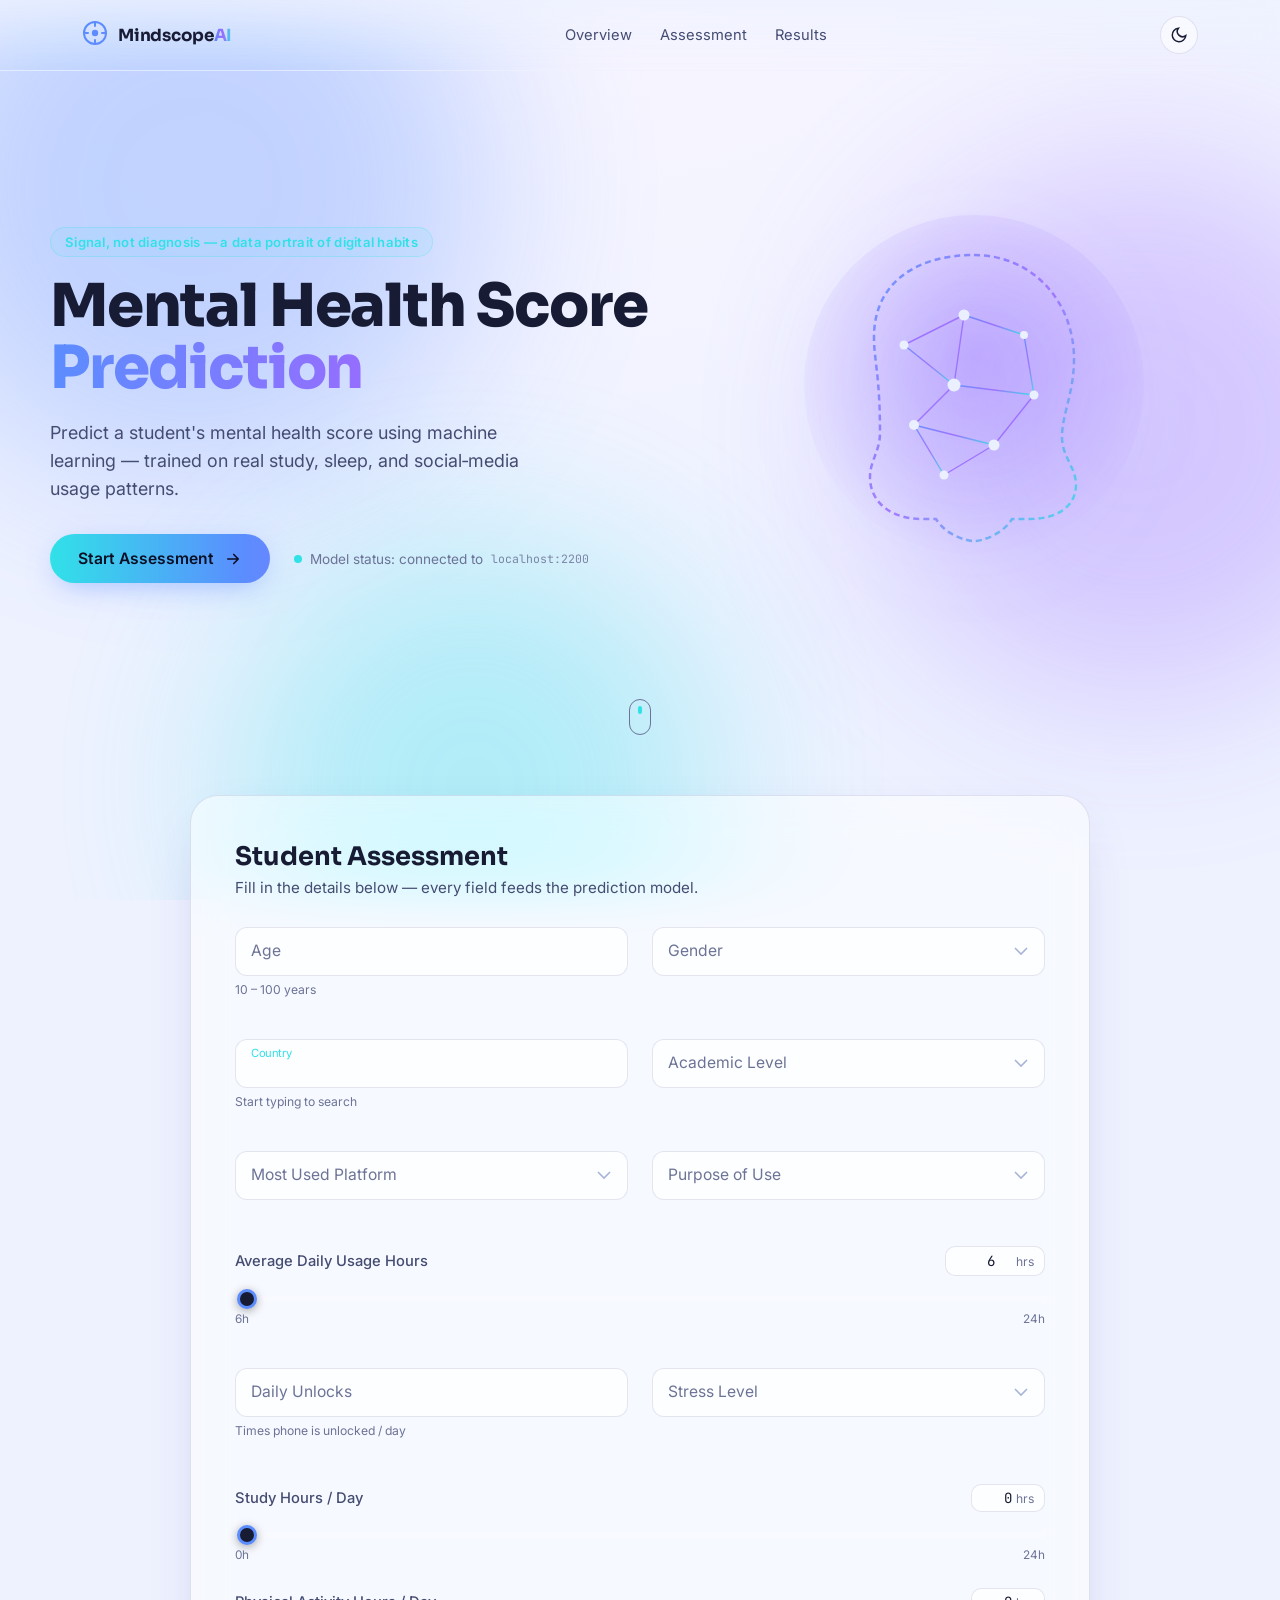
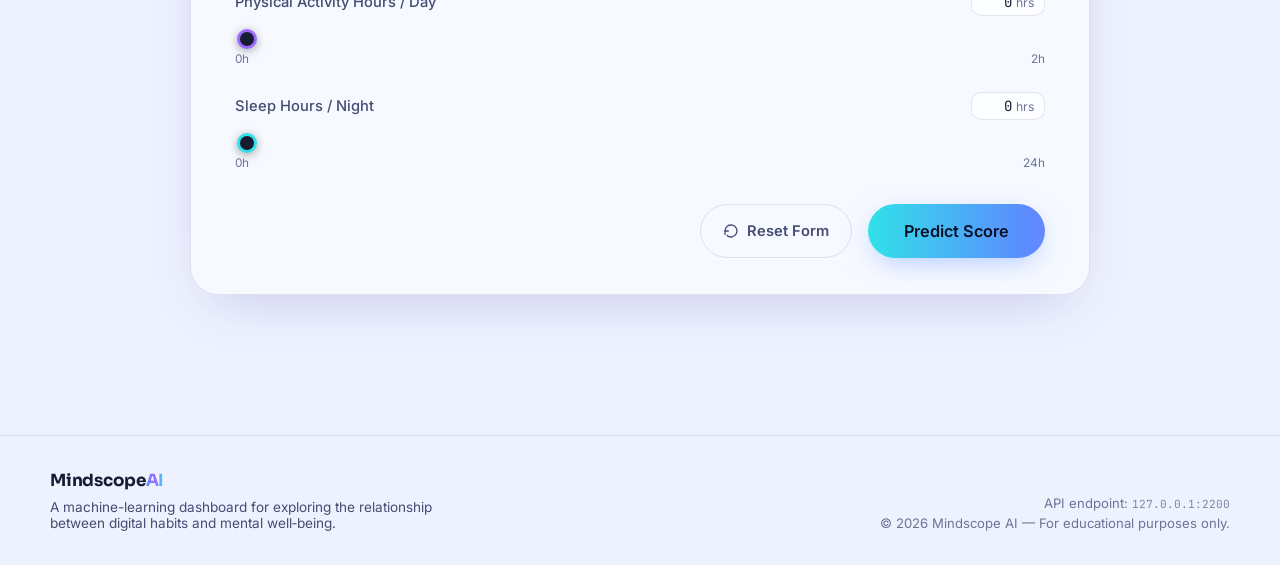
<file: index.html>
<!DOCTYPE html>
<html lang="en">
<head>
<meta charset="UTF-8" />
<meta name="viewport" content="width=device-width, initial-scale=1.0" />
<title>Mental Health Score Prediction | AI Dashboard</title>

<!-- Google Fonts: Sora for display, Inter for body/data -->
<link rel="preconnect" href="https://fonts.googleapis.com" />
<link rel="preconnect" href="https://fonts.gstatic.com" crossorigin />
<link href="https://fonts.googleapis.com/css2?family=Sora:wght@400;600;700;800&family=Inter:wght@400;500;600;700&family=JetBrains+Mono:wght@500&display=swap" rel="stylesheet" />

<link rel="icon" href="data:image/svg+xml,<svg xmlns='http://www.w3.org/2000/svg' viewBox='0 0 100 100'><text y='.9em' font-size='90'>🧠</text></svg>" />
<link rel="stylesheet" href="style.css" />
</head>
<body class="light-theme">

  <!-- ============ ANIMATED BACKGROUND ============ -->
  <div class="bg-aurora" aria-hidden="true">
    <div class="aurora-blob blob-blue"></div>
    <div class="aurora-blob blob-purple"></div>
    <div class="aurora-blob blob-cyan"></div>
  </div>

  <!-- ============ NAVBAR ============ -->
  <header class="navbar">
    <div class="navbar-inner">
      <div class="brand">
        <span class="brand-mark" aria-hidden="true">
          <svg width="26" height="26" viewBox="0 0 26 26" fill="none">
            <circle cx="13" cy="13" r="11" stroke="url(#navGrad)" stroke-width="2"/>
            <circle cx="13" cy="13" r="3.2" fill="url(#navGrad)"/>
            <path d="M13 2v4M13 20v4M2 13h4M20 13h4" stroke="url(#navGrad)" stroke-width="2" stroke-linecap="round"/>
            <defs>
              <linearGradient id="navGrad" x1="0" y1="0" x2="26" y2="26">
                <stop offset="0%" stop-color="#5B8DFF"/>
                <stop offset="55%" stop-color="#9B6BFF"/>
                <stop offset="100%" stop-color="#31E1E8"/>
              </linearGradient>
            </defs>
          </svg>
        </span>
        <span class="brand-name">Mindscope<span class="brand-name-accent">AI</span></span>
      </div>

      <nav class="navbar-links" id="navbarLinks">
        <a href="#hero">Overview</a>
        <a href="#predict-card">Assessment</a>
        <a href="#result-section">Results</a>
      </nav>

      <div class="navbar-actions">
        <button class="theme-toggle" id="themeToggle" aria-label="Toggle dark mode" title="Toggle theme">
          <svg class="icon-sun" width="18" height="18" viewBox="0 0 24 24" fill="none" stroke="currentColor" stroke-width="2">
            <circle cx="12" cy="12" r="4.5"/>
            <path d="M12 2v2.5M12 19.5V22M4.2 4.2l1.8 1.8M18 18l1.8 1.8M2 12h2.5M19.5 12H22M4.2 19.8l1.8-1.8M18 6l1.8-1.8" stroke-linecap="round"/>
          </svg>
          <svg class="icon-moon" width="18" height="18" viewBox="0 0 24 24" fill="none" stroke="currentColor" stroke-width="2">
            <path d="M21 12.8A9 9 0 1 1 11.2 3a7 7 0 0 0 9.8 9.8Z"/>
          </svg>
        </button>
        <button class="navbar-burger" id="navBurger" aria-label="Open menu">
          <span></span><span></span><span></span>
        </button>
      </div>
    </div>
  </header>

  <main>
    <!-- ============ HERO ============ -->
    <section class="hero" id="hero">
      <div class="hero-inner">
        <div class="hero-copy fade-in-up">
          <p class="eyebrow">Signal, not diagnosis — a data portrait of digital habits</p>
          <h1 class="hero-title">
            Mental Health Score <span class="grad-text">Prediction</span>
          </h1>
          <p class="hero-subtitle">
            Predict a student's mental health score using machine learning — trained on real study, sleep,
            and social‑media usage patterns.
          </p>
          <div class="hero-cta-row">
            <a href="#predict-card" class="btn-primary btn-glow">
              Start Assessment
              <svg width="18" height="18" viewBox="0 0 24 24" fill="none" stroke="currentColor" stroke-width="2.2"><path d="M5 12h14M13 6l6 6-6 6" stroke-linecap="round" stroke-linejoin="round"/></svg>
            </a>
            <span class="hero-meta">
              <span class="pulse-dot"></span> Model status: connected to <code>localhost:2200</code>
            </span>
          </div>
        </div>

        <div class="hero-art fade-in-up" style="animation-delay:.15s">
          <!-- AI / neural-brain illustration, pure SVG -->
          <svg viewBox="0 0 420 420" width="100%" height="100%" role="img" aria-label="Illustration of a neural network overlaying a human head silhouette">
            <defs>
              <linearGradient id="brainGrad" x1="0" y1="0" x2="1" y2="1">
                <stop offset="0%" stop-color="#5B8DFF"/>
                <stop offset="50%" stop-color="#9B6BFF"/>
                <stop offset="100%" stop-color="#31E1E8"/>
              </linearGradient>
              <radialGradient id="haloGrad" cx="50%" cy="42%" r="60%">
                <stop offset="0%" stop-color="#9B6BFF" stop-opacity="0.35"/>
                <stop offset="100%" stop-color="#9B6BFF" stop-opacity="0"/>
              </radialGradient>
            </defs>

            <circle cx="210" cy="190" r="170" fill="url(#haloGrad)"/>

            <!-- head silhouette -->
            <path class="brain-path" d="M210 60c58 0 100 46 100 104 0 34-12 55-12 78 0 20 14 30 14 48
                     0 22-20 34-46 34h-18c-10 16-30 22-38 22s-28-6-38-22h-14
                     c-30 0-52-16-52-42 0-16 10-26 10-44 0-58 -6-72-6-96 0-54 42-82 100-82z"
                  fill="none" stroke="url(#brainGrad)" stroke-width="2.5" opacity="0.85"/>

            <!-- neural network nodes/edges -->
            <g id="neuralNet" stroke="url(#brainGrad)" stroke-width="1.4" opacity="0.9">
              <line x1="140" y1="150" x2="200" y2="120"/>
              <line x1="140" y1="150" x2="190" y2="190"/>
              <line x1="200" y1="120" x2="260" y2="140"/>
              <line x1="200" y1="120" x2="190" y2="190"/>
              <line x1="260" y1="140" x2="270" y2="200"/>
              <line x1="190" y1="190" x2="270" y2="200"/>
              <line x1="190" y1="190" x2="150" y2="230"/>
              <line x1="270" y1="200" x2="230" y2="250"/>
              <line x1="150" y1="230" x2="230" y2="250"/>
              <line x1="150" y1="230" x2="180" y2="280"/>
              <line x1="230" y1="250" x2="180" y2="280"/>
            </g>
            <g id="neuralDots" fill="#EAF0FF">
              <circle cx="140" cy="150" r="4.5"/>
              <circle cx="200" cy="120" r="5.5"/>
              <circle cx="260" cy="140" r="4"/>
              <circle cx="190" cy="190" r="6.5"/>
              <circle cx="270" cy="200" r="4.5"/>
              <circle cx="150" cy="230" r="5"/>
              <circle cx="230" cy="250" r="5.5"/>
              <circle cx="180" cy="280" r="4.5"/>
            </g>
          </svg>
        </div>
      </div>

      <div class="scroll-cue" aria-hidden="true"><span></span></div>
    </section>

    <!-- ============ ASSESSMENT / FORM ============ -->
    <section class="predict-section" id="predict-card">
      <div class="glass-card form-card fade-in-up">
        <div class="card-header">
          <h2>Student Assessment</h2>
          <p>Fill in the details below — every field feeds the prediction model.</p>
        </div>

        <form id="predictForm" novalidate>
          <div class="form-grid">

            <!-- Age -->
            <div class="field floating-field">
              <input type="number" id="age" name="age" placeholder=" " min="10" max="100" required />
              <label for="age">Age</label>
              <span class="field-hint">10 – 100 years</span>
              <span class="field-error" data-for="age"></span>
            </div>

            <!-- Gender -->
            <div class="field floating-field">
              <select id="gender" name="gender" required>
                <option value="" disabled selected hidden></option>
                <option value="Male">Male</option>
                <option value="Female">Female</option>
              </select>
              <label for="gender">Gender</label>
              <span class="field-error" data-for="gender"></span>
            </div>

            <!-- Country (searchable) -->
            <div class="field floating-field searchable" id="countryField">
              <input type="text" id="countrySearch" name="countrySearch" placeholder=" " autocomplete="off" required />
              <input type="hidden" id="country" name="country" />
              <label for="countrySearch">Country</label>
              <span class="field-hint">Start typing to search</span>
              <ul class="dropdown-list" id="countryDropdown" role="listbox"></ul>
              <span class="field-error" data-for="country"></span>
            </div>

            <!-- Academic Level -->
            <div class="field floating-field">
              <select id="academic_level" name="academic_level" required>
                <option value="" disabled selected hidden></option>
                <option value="High School">High School</option>
                <option value="Undergraduate">Undergraduate</option>
                <option value="Graduate">Graduate</option>
              </select>
              <label for="academic_level">Academic Level</label>
              <span class="field-error" data-for="academic_level"></span>
            </div>

            <!-- Most Used Platform -->
            <div class="field floating-field">
              <select id="most_used_platform" name="most_used_platform" required>
                <option value="" disabled selected hidden></option>
                <option value="Facebook">Facebook</option>
                <option value="LinkedIn">LinkedIn</option>
                <option value="Instagram">Instagram</option>
                <option value="Snapchat">Snapchat</option>
                <option value="Twitter">Twitter</option>
                <option value="YouTube">YouTube</option>
                <option value="TikTok">TikTok</option>
                <option value="LINE">LINE</option>
                <option value="KakaoTalk">KakaoTalk</option>
                <option value="VKontakte">VKontakte</option>
                <option value="WhatsApp">WhatsApp</option>
                <option value="WeChat">WeChat</option>
              </select>
              <label for="most_used_platform">Most Used Platform</label>
              <span class="field-error" data-for="most_used_platform"></span>
            </div>

            <!-- Purpose of Use -->
            <div class="field floating-field">
              <select id="purpose_of_use" name="purpose_of_use" required>
                <option value="" disabled selected hidden></option>
                <option value="Networking">Networking</option>
                <option value="Education">Education</option>
                <option value="Entertainment">Entertainment</option>
                <option value="News">News</option>
              </select>
              <label for="purpose_of_use">Purpose of Use</label>
              <span class="field-error" data-for="purpose_of_use"></span>
            </div>

            <!-- Avg Daily Usage Hours: slider + number -->
            <div class="field slider-field span-2">
              <div class="slider-label-row">
                <label for="avg_daily_usage_hours">Average Daily Usage Hours</label>
                <div class="slider-number">
                  <input type="number" id="avg_daily_usage_hours_num" min="6" max="24" step="0.1" value="6" />
                  <span class="unit">hrs</span>
                </div>
              </div>
              <input type="range" id="avg_daily_usage_hours" min="6" max="24" step="0.1" value="6" class="range-input" />
              <div class="slider-scale"><span>6h</span><span>24h</span></div>
              <span class="field-error" data-for="avg_daily_usage_hours"></span>
            </div>

            <!-- Daily Unlocks -->
            <div class="field floating-field">
              <input type="number" id="daily_unlocks" name="daily_unlocks" placeholder=" " min="0" required />
              <label for="daily_unlocks">Daily Unlocks</label>
              <span class="field-hint">Times phone is unlocked / day</span>
              <span class="field-error" data-for="daily_unlocks"></span>
            </div>

            <!-- Stress level -->
            <div class="field floating-field">
              <select id="stress_level" name="stress_level" required>
                <option value="" disabled selected hidden></option>
                <option value="Low">Low</option>
                <option value="Medium">Medium</option>
                <option value="High">High</option>
                <option value="Very High">Very High</option>
              </select>
              <label for="stress_level">Stress Level</label>
              <span class="field-error" data-for="stress_level"></span>
            </div>

            <!-- Study Hours -->
            <div class="field slider-field span-2">
              <div class="slider-label-row">
                <label for="study_hours">Study Hours / Day</label>
                <div class="slider-number"><span class="slider-readout" id="study_hours_readout">0</span><span class="unit">hrs</span></div>
              </div>
              <input type="range" id="study_hours" min="0" max="24" step="0.5" value="0" class="range-input accent-blue" />
              <div class="slider-scale"><span>0h</span><span>24h</span></div>
            </div>

            <!-- Physical Activity Hours -->
            <div class="field slider-field span-2">
              <div class="slider-label-row">
                <label for="physical_activity_hours">Physical Activity Hours / Day</label>
                <div class="slider-number"><span class="slider-readout" id="physical_activity_hours_readout">0</span><span class="unit">hrs</span></div>
              </div>
              <input type="range" id="physical_activity_hours" min="0" max="2" step="0.1" value="0" class="range-input accent-purple" />
              <div class="slider-scale"><span>0h</span><span>2h</span></div>
            </div>

            <!-- Sleep Hours -->
            <div class="field slider-field span-2">
              <div class="slider-label-row">
                <label for="sleep_hours_per_night">Sleep Hours / Night</label>
                <div class="slider-number"><span class="slider-readout" id="sleep_hours_per_night_readout">0</span><span class="unit">hrs</span></div>
              </div>
              <input type="range" id="sleep_hours_per_night" min="0" max="24" step="0.5" value="0" class="range-input accent-cyan" />
              <div class="slider-scale"><span>0h</span><span>24h</span></div>
            </div>

          </div>

          <div class="form-actions">
            <button type="button" id="resetBtn" class="btn-ghost">
              <svg width="16" height="16" viewBox="0 0 24 24" fill="none" stroke="currentColor" stroke-width="2"><path d="M3 12a9 9 0 1 1 3 6.7" stroke-linecap="round"/><path d="M3 17v-5h5" stroke-linecap="round" stroke-linejoin="round"/></svg>
              Reset Form
            </button>
            <button type="submit" id="predictBtn" class="btn-primary btn-glow btn-large">
              <span class="btn-label">Predict Score</span>
              <span class="btn-spinner" aria-hidden="true"></span>
            </button>
          </div>
        </form>
      </div>
    </section>

    <!-- ============ RESULT ============ -->
    <section class="result-section" id="result-section">
      <div class="glass-card result-card" id="resultCard" hidden>
        <div class="result-header">
          <div class="success-icon" id="successIcon">
            <svg width="34" height="34" viewBox="0 0 24 24" fill="none" stroke="currentColor" stroke-width="2.4">
              <path d="M5 13l4 4L19 7" stroke-linecap="round" stroke-linejoin="round"/>
            </svg>
          </div>
          <div>
            <h2>Prediction Complete</h2>
            <p>Here's the model's estimate for this student profile.</p>
          </div>
        </div>

        <div class="result-body">
          <div class="circular-progress-wrap">
            <svg viewBox="0 0 200 200" class="circular-progress">
              <circle cx="100" cy="100" r="86" class="ring-track"/>
              <circle cx="100" cy="100" r="86" class="ring-fill" id="ringFill"/>
            </svg>
            <div class="circular-progress-label">
              <span class="score-number" id="scoreNumber">0</span>
              <span class="score-out-of">/ 100</span>
            </div>
          </div>

          <div class="result-details">
            <p class="result-caption" id="resultCaption">—</p>
            <div class="progress-bar-track">
              <div class="progress-bar-fill" id="progressBarFill"></div>
            </div>
            <p class="result-disclaimer">
              This score is a statistical estimate from a machine-learning model, not a clinical diagnosis.
              If you're concerned about your mental health, please talk to a qualified professional.
            </p>
          </div>
        </div>
      </div>
    </section>
  </main>

  <!-- ============ ERROR TOAST ============ -->
  <div class="error-toast" id="errorToast" role="alert" hidden>
    <svg width="20" height="20" viewBox="0 0 24 24" fill="none" stroke="currentColor" stroke-width="2.2"><circle cx="12" cy="12" r="9.5"/><path d="M12 7.5v6M12 16.5h.01" stroke-linecap="round"/></svg>
    <span id="errorToastMessage">Something went wrong.</span>
    <button id="errorToastClose" aria-label="Dismiss">&times;</button>
  </div>

  <!-- ============ FOOTER ============ -->
  <footer class="site-footer" id="footer">
    <div class="footer-inner">
      <div class="footer-brand">
        <span class="brand-name">Mindscope<span class="brand-name-accent">AI</span></span>
        <p>A machine-learning dashboard for exploring the relationship between digital habits and mental well‑being.</p>
      </div>
      <div class="footer-meta">
        <p>API endpoint: <code>127.0.0.1:2200</code></p>
        <p>&copy; 2026 Mindscope AI — For educational purposes only.</p>
      </div>
    </div>
  </footer>

  <script src="script.js?v=2.0"></script>
</body>
</html>
</file>
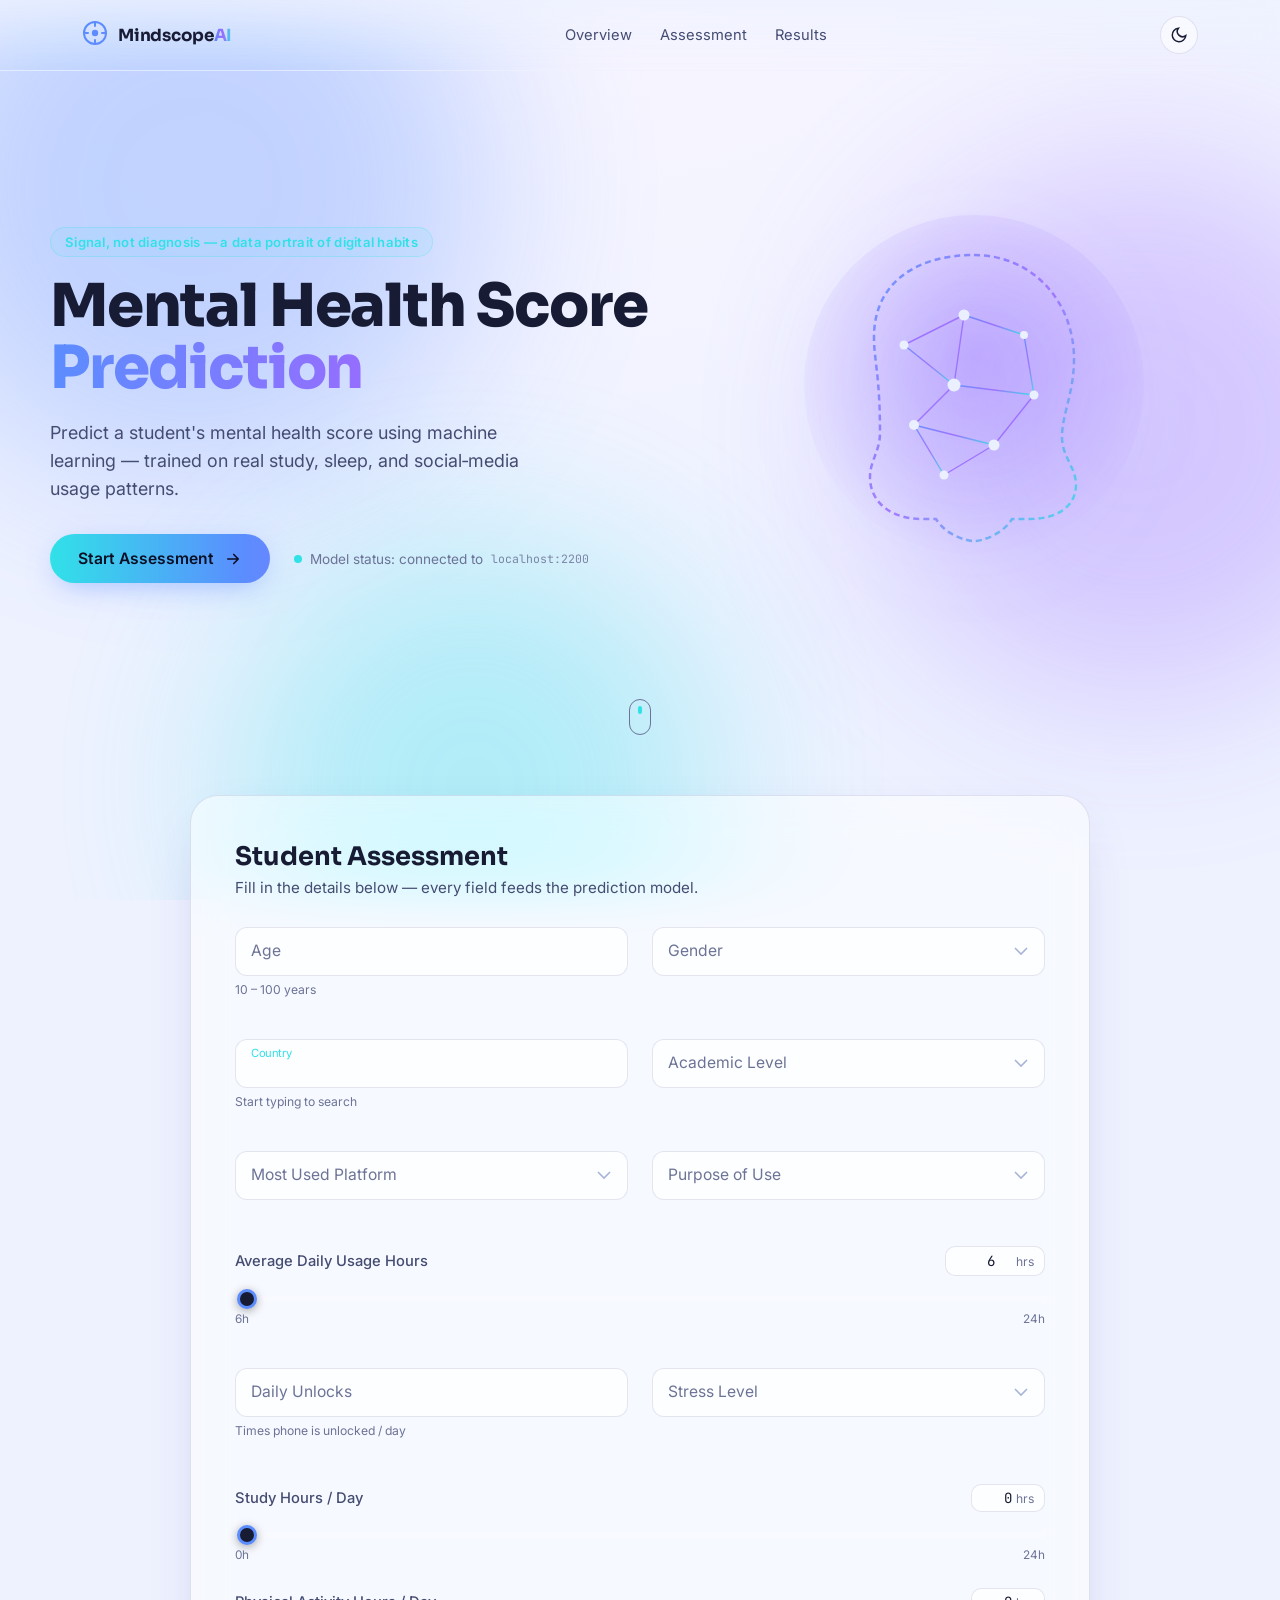
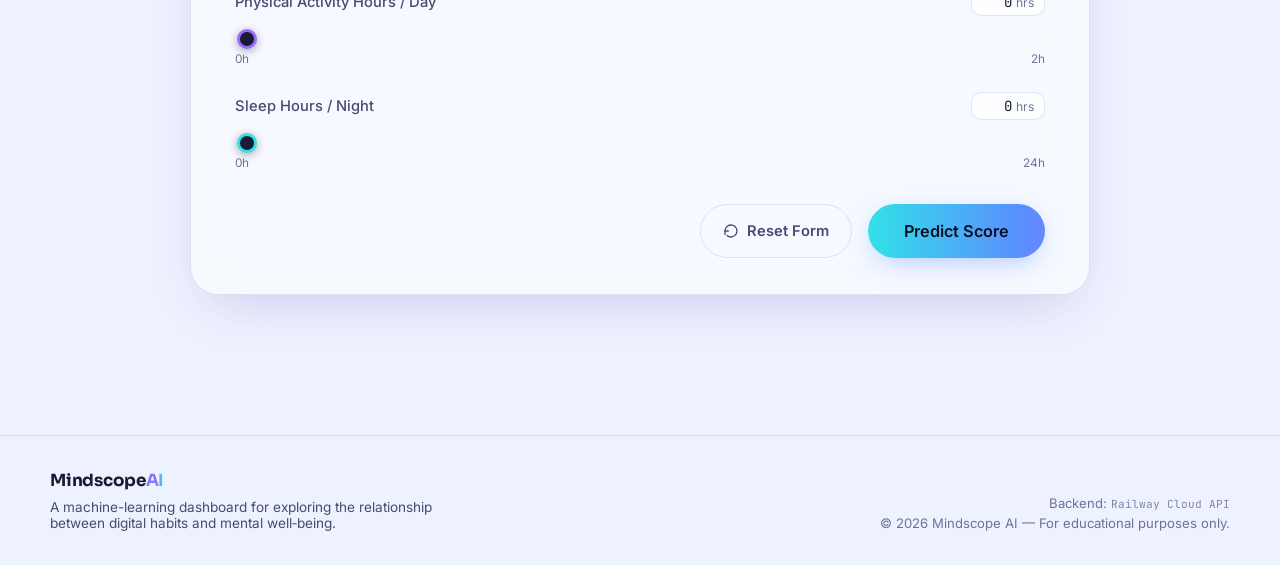
<file: frontend/index.html>
<!DOCTYPE html>
<html lang="en">
<head>
<meta charset="UTF-8" />
<meta name="viewport" content="width=device-width, initial-scale=1.0" />
<title>Mental Health Score Prediction | AI Dashboard</title>

<!-- Google Fonts: Sora for display, Inter for body/data -->
<link rel="preconnect" href="https://fonts.googleapis.com" />
<link rel="preconnect" href="https://fonts.gstatic.com" crossorigin />
<link href="https://fonts.googleapis.com/css2?family=Sora:wght@400;600;700;800&family=Inter:wght@400;500;600;700&family=JetBrains+Mono:wght@500&display=swap" rel="stylesheet" />

<link rel="icon" href="data:image/svg+xml,<svg xmlns='http://www.w3.org/2000/svg' viewBox='0 0 100 100'><text y='.9em' font-size='90'>🧠</text></svg>" />
<link rel="stylesheet" href="style.css" />
</head>
<body class="light-theme">

  <!-- ============ ANIMATED BACKGROUND ============ -->
  <div class="bg-aurora" aria-hidden="true">
    <div class="aurora-blob blob-blue"></div>
    <div class="aurora-blob blob-purple"></div>
    <div class="aurora-blob blob-cyan"></div>
  </div>

  <!-- ============ NAVBAR ============ -->
  <header class="navbar">
    <div class="navbar-inner">
      <div class="brand">
        <span class="brand-mark" aria-hidden="true">
          <svg width="26" height="26" viewBox="0 0 26 26" fill="none">
            <circle cx="13" cy="13" r="11" stroke="url(#navGrad)" stroke-width="2"/>
            <circle cx="13" cy="13" r="3.2" fill="url(#navGrad)"/>
            <path d="M13 2v4M13 20v4M2 13h4M20 13h4" stroke="url(#navGrad)" stroke-width="2" stroke-linecap="round"/>
            <defs>
              <linearGradient id="navGrad" x1="0" y1="0" x2="26" y2="26">
                <stop offset="0%" stop-color="#5B8DFF"/>
                <stop offset="55%" stop-color="#9B6BFF"/>
                <stop offset="100%" stop-color="#31E1E8"/>
              </linearGradient>
            </defs>
          </svg>
        </span>
        <span class="brand-name">Mindscope<span class="brand-name-accent">AI</span></span>
      </div>

      <nav class="navbar-links" id="navbarLinks">
        <a href="#hero">Overview</a>
        <a href="#predict-card">Assessment</a>
        <a href="#result-section">Results</a>
      </nav>

      <div class="navbar-actions">
        <button class="theme-toggle" id="themeToggle" aria-label="Toggle dark mode" title="Toggle theme">
          <svg class="icon-sun" width="18" height="18" viewBox="0 0 24 24" fill="none" stroke="currentColor" stroke-width="2">
            <circle cx="12" cy="12" r="4.5"/>
            <path d="M12 2v2.5M12 19.5V22M4.2 4.2l1.8 1.8M18 18l1.8 1.8M2 12h2.5M19.5 12H22M4.2 19.8l1.8-1.8M18 6l1.8-1.8" stroke-linecap="round"/>
          </svg>
          <svg class="icon-moon" width="18" height="18" viewBox="0 0 24 24" fill="none" stroke="currentColor" stroke-width="2">
            <path d="M21 12.8A9 9 0 1 1 11.2 3a7 7 0 0 0 9.8 9.8Z"/>
          </svg>
        </button>
        <button class="navbar-burger" id="navBurger" aria-label="Open menu">
          <span></span><span></span><span></span>
        </button>
      </div>
    </div>
  </header>

  <main>
    <!-- ============ HERO ============ -->
    <section class="hero" id="hero">
      <div class="hero-inner">
        <div class="hero-copy fade-in-up">
          <p class="eyebrow">Signal, not diagnosis — a data portrait of digital habits</p>
          <h1 class="hero-title">
            Mental Health Score <span class="grad-text">Prediction</span>
          </h1>
          <p class="hero-subtitle">
            Predict a student's mental health score using machine learning — trained on real study, sleep,
            and social‑media usage patterns.
          </p>
          <div class="hero-cta-row">
            <a href="#predict-card" class="btn-primary btn-glow">
              Start Assessment
              <svg width="18" height="18" viewBox="0 0 24 24" fill="none" stroke="currentColor" stroke-width="2.2"><path d="M5 12h14M13 6l6 6-6 6" stroke-linecap="round" stroke-linejoin="round"/></svg>
            </a>
            <span class="hero-meta">
              <span class="pulse-dot"></span> Model status: connected to <code>localhost:2200</code>
            </span>
          </div>
        </div>

        <div class="hero-art fade-in-up" style="animation-delay:.15s">
          <!-- AI / neural-brain illustration, pure SVG -->
          <svg viewBox="0 0 420 420" width="100%" height="100%" role="img" aria-label="Illustration of a neural network overlaying a human head silhouette">
            <defs>
              <linearGradient id="brainGrad" x1="0" y1="0" x2="1" y2="1">
                <stop offset="0%" stop-color="#5B8DFF"/>
                <stop offset="50%" stop-color="#9B6BFF"/>
                <stop offset="100%" stop-color="#31E1E8"/>
              </linearGradient>
              <radialGradient id="haloGrad" cx="50%" cy="42%" r="60%">
                <stop offset="0%" stop-color="#9B6BFF" stop-opacity="0.35"/>
                <stop offset="100%" stop-color="#9B6BFF" stop-opacity="0"/>
              </radialGradient>
            </defs>

            <circle cx="210" cy="190" r="170" fill="url(#haloGrad)"/>

            <!-- head silhouette -->
            <path class="brain-path" d="M210 60c58 0 100 46 100 104 0 34-12 55-12 78 0 20 14 30 14 48
                     0 22-20 34-46 34h-18c-10 16-30 22-38 22s-28-6-38-22h-14
                     c-30 0-52-16-52-42 0-16 10-26 10-44 0-58 -6-72-6-96 0-54 42-82 100-82z"
                  fill="none" stroke="url(#brainGrad)" stroke-width="2.5" opacity="0.85"/>

            <!-- neural network nodes/edges -->
            <g id="neuralNet" stroke="url(#brainGrad)" stroke-width="1.4" opacity="0.9">
              <line x1="140" y1="150" x2="200" y2="120"/>
              <line x1="140" y1="150" x2="190" y2="190"/>
              <line x1="200" y1="120" x2="260" y2="140"/>
              <line x1="200" y1="120" x2="190" y2="190"/>
              <line x1="260" y1="140" x2="270" y2="200"/>
              <line x1="190" y1="190" x2="270" y2="200"/>
              <line x1="190" y1="190" x2="150" y2="230"/>
              <line x1="270" y1="200" x2="230" y2="250"/>
              <line x1="150" y1="230" x2="230" y2="250"/>
              <line x1="150" y1="230" x2="180" y2="280"/>
              <line x1="230" y1="250" x2="180" y2="280"/>
            </g>
            <g id="neuralDots" fill="#EAF0FF">
              <circle cx="140" cy="150" r="4.5"/>
              <circle cx="200" cy="120" r="5.5"/>
              <circle cx="260" cy="140" r="4"/>
              <circle cx="190" cy="190" r="6.5"/>
              <circle cx="270" cy="200" r="4.5"/>
              <circle cx="150" cy="230" r="5"/>
              <circle cx="230" cy="250" r="5.5"/>
              <circle cx="180" cy="280" r="4.5"/>
            </g>
          </svg>
        </div>
      </div>

      <div class="scroll-cue" aria-hidden="true"><span></span></div>
    </section>

    <!-- ============ ASSESSMENT / FORM ============ -->
    <section class="predict-section" id="predict-card">
      <div class="glass-card form-card fade-in-up">
        <div class="card-header">
          <h2>Student Assessment</h2>
          <p>Fill in the details below — every field feeds the prediction model.</p>
        </div>

        <form id="predictForm" novalidate>
          <div class="form-grid">

            <!-- Age -->
            <div class="field floating-field">
              <input type="number" id="age" name="age" placeholder=" " min="10" max="100" required />
              <label for="age">Age</label>
              <span class="field-hint">10 – 100 years</span>
              <span class="field-error" data-for="age"></span>
            </div>

            <!-- Gender -->
            <div class="field floating-field">
              <select id="gender" name="gender" required>
                <option value="" disabled selected hidden></option>
                <option value="Male">Male</option>
                <option value="Female">Female</option>
              </select>
              <label for="gender">Gender</label>
              <span class="field-error" data-for="gender"></span>
            </div>

            <!-- Country (searchable) -->
            <div class="field floating-field searchable" id="countryField">
              <input type="text" id="countrySearch" name="countrySearch" placeholder=" " autocomplete="off" required />
              <input type="hidden" id="country" name="country" />
              <label for="countrySearch">Country</label>
              <span class="field-hint">Start typing to search</span>
              <ul class="dropdown-list" id="countryDropdown" role="listbox"></ul>
              <span class="field-error" data-for="country"></span>
            </div>

            <!-- Academic Level -->
            <div class="field floating-field">
              <select id="academic_level" name="academic_level" required>
                <option value="" disabled selected hidden></option>
                <option value="High School">High School</option>
                <option value="Undergraduate">Undergraduate</option>
                <option value="Graduate">Graduate</option>
              </select>
              <label for="academic_level">Academic Level</label>
              <span class="field-error" data-for="academic_level"></span>
            </div>

            <!-- Most Used Platform -->
            <div class="field floating-field">
              <select id="most_used_platform" name="most_used_platform" required>
                <option value="" disabled selected hidden></option>
                <option value="Facebook">Facebook</option>
                <option value="LinkedIn">LinkedIn</option>
                <option value="Instagram">Instagram</option>
                <option value="Snapchat">Snapchat</option>
                <option value="Twitter">Twitter</option>
                <option value="YouTube">YouTube</option>
                <option value="TikTok">TikTok</option>
                <option value="LINE">LINE</option>
                <option value="KakaoTalk">KakaoTalk</option>
                <option value="VKontakte">VKontakte</option>
                <option value="WhatsApp">WhatsApp</option>
                <option value="WeChat">WeChat</option>
              </select>
              <label for="most_used_platform">Most Used Platform</label>
              <span class="field-error" data-for="most_used_platform"></span>
            </div>

            <!-- Purpose of Use -->
            <div class="field floating-field">
              <select id="purpose_of_use" name="purpose_of_use" required>
                <option value="" disabled selected hidden></option>
                <option value="Networking">Networking</option>
                <option value="Education">Education</option>
                <option value="Entertainment">Entertainment</option>
                <option value="News">News</option>
              </select>
              <label for="purpose_of_use">Purpose of Use</label>
              <span class="field-error" data-for="purpose_of_use"></span>
            </div>

            <!-- Avg Daily Usage Hours: slider + number -->
            <div class="field slider-field span-2">
              <div class="slider-label-row">
                <label for="avg_daily_usage_hours">Average Daily Usage Hours</label>
                <div class="slider-number">
                  <input type="number" id="avg_daily_usage_hours_num" min="6" max="24" step="0.1" value="6" />
                  <span class="unit">hrs</span>
                </div>
              </div>
              <input type="range" id="avg_daily_usage_hours" min="6" max="24" step="0.1" value="6" class="range-input" />
              <div class="slider-scale"><span>6h</span><span>24h</span></div>
              <span class="field-error" data-for="avg_daily_usage_hours"></span>
            </div>

            <!-- Daily Unlocks -->
            <div class="field floating-field">
              <input type="number" id="daily_unlocks" name="daily_unlocks" placeholder=" " min="0" required />
              <label for="daily_unlocks">Daily Unlocks</label>
              <span class="field-hint">Times phone is unlocked / day</span>
              <span class="field-error" data-for="daily_unlocks"></span>
            </div>

            <!-- Stress level -->
            <div class="field floating-field">
              <select id="stress_level" name="stress_level" required>
                <option value="" disabled selected hidden></option>
                <option value="Low">Low</option>
                <option value="Medium">Medium</option>
                <option value="High">High</option>
                <option value="Very High">Very High</option>
              </select>
              <label for="stress_level">Stress Level</label>
              <span class="field-error" data-for="stress_level"></span>
            </div>

            <!-- Study Hours -->
            <div class="field slider-field span-2">
              <div class="slider-label-row">
                <label for="study_hours">Study Hours / Day</label>
                <div class="slider-number"><span class="slider-readout" id="study_hours_readout">0</span><span class="unit">hrs</span></div>
              </div>
              <input type="range" id="study_hours" min="0" max="24" step="0.5" value="0" class="range-input accent-blue" />
              <div class="slider-scale"><span>0h</span><span>24h</span></div>
            </div>

            <!-- Physical Activity Hours -->
            <div class="field slider-field span-2">
              <div class="slider-label-row">
                <label for="physical_activity_hours">Physical Activity Hours / Day</label>
                <div class="slider-number"><span class="slider-readout" id="physical_activity_hours_readout">0</span><span class="unit">hrs</span></div>
              </div>
              <input type="range" id="physical_activity_hours" min="0" max="2" step="0.1" value="0" class="range-input accent-purple" />
              <div class="slider-scale"><span>0h</span><span>2h</span></div>
            </div>

            <!-- Sleep Hours -->
            <div class="field slider-field span-2">
              <div class="slider-label-row">
                <label for="sleep_hours_per_night">Sleep Hours / Night</label>
                <div class="slider-number"><span class="slider-readout" id="sleep_hours_per_night_readout">0</span><span class="unit">hrs</span></div>
              </div>
              <input type="range" id="sleep_hours_per_night" min="0" max="24" step="0.5" value="0" class="range-input accent-cyan" />
              <div class="slider-scale"><span>0h</span><span>24h</span></div>
            </div>

          </div>

          <div class="form-actions">
            <button type="button" id="resetBtn" class="btn-ghost">
              <svg width="16" height="16" viewBox="0 0 24 24" fill="none" stroke="currentColor" stroke-width="2"><path d="M3 12a9 9 0 1 1 3 6.7" stroke-linecap="round"/><path d="M3 17v-5h5" stroke-linecap="round" stroke-linejoin="round"/></svg>
              Reset Form
            </button>
            <button type="submit" id="predictBtn" class="btn-primary btn-glow btn-large">
              <span class="btn-label">Predict Score</span>
              <span class="btn-spinner" aria-hidden="true"></span>
            </button>
          </div>
        </form>
      </div>
    </section>

    <!-- ============ RESULT ============ -->
    <section class="result-section" id="result-section">
      <div class="glass-card result-card" id="resultCard" hidden>
        <div class="result-header">
          <div class="success-icon" id="successIcon">
            <svg width="34" height="34" viewBox="0 0 24 24" fill="none" stroke="currentColor" stroke-width="2.4">
              <path d="M5 13l4 4L19 7" stroke-linecap="round" stroke-linejoin="round"/>
            </svg>
          </div>
          <div>
            <h2>Prediction Complete</h2>
            <p>Here's the model's estimate for this student profile.</p>
          </div>
        </div>

        <div class="result-body">
          <div class="circular-progress-wrap">
            <svg viewBox="0 0 200 200" class="circular-progress">
              <circle cx="100" cy="100" r="86" class="ring-track"/>
              <circle cx="100" cy="100" r="86" class="ring-fill" id="ringFill"/>
            </svg>
            <div class="circular-progress-label">
              <span class="score-number" id="scoreNumber">0</span>
              <span class="score-out-of">/ 100</span>
            </div>
          </div>

          <div class="result-details">
            <p class="result-caption" id="resultCaption">—</p>
            <div class="progress-bar-track">
              <div class="progress-bar-fill" id="progressBarFill"></div>
            </div>
            <p class="result-disclaimer">
              This score is a statistical estimate from a machine-learning model, not a clinical diagnosis.
              If you're concerned about your mental health, please talk to a qualified professional.
            </p>
          </div>
        </div>
      </div>
    </section>
  </main>

  <!-- ============ ERROR TOAST ============ -->
  <div class="error-toast" id="errorToast" role="alert" hidden>
    <svg width="20" height="20" viewBox="0 0 24 24" fill="none" stroke="currentColor" stroke-width="2.2"><circle cx="12" cy="12" r="9.5"/><path d="M12 7.5v6M12 16.5h.01" stroke-linecap="round"/></svg>
    <span id="errorToastMessage">Something went wrong.</span>
    <button id="errorToastClose" aria-label="Dismiss">&times;</button>
  </div>

  <!-- ============ FOOTER ============ -->
  <footer class="site-footer" id="footer">
    <div class="footer-inner">
      <div class="footer-brand">
        <span class="brand-name">Mindscope<span class="brand-name-accent">AI</span></span>
        <p>A machine-learning dashboard for exploring the relationship between digital habits and mental well‑being.</p>
      </div>
      <div class="footer-meta">
        <p>Backend: <code>Railway Cloud API</code></p>
        <p>&copy; 2026 Mindscope AI — For educational purposes only.</p>
      </div>
    </div>
  </footer>

  <script src="script.js?v=2.0"></script>
</body>
</html>
</file>
<file: style.css>
/* ==========================================================================
   Mindscope AI — Mental Health Score Prediction
   Design tokens
   ========================================================================== */
:root {
  /* Palette */
  --bg-deep: #0B1026;
  --bg-deep-2: #100A2E;
  --blue: #5B8DFF;
  --purple: #9B6BFF;
  --cyan: #31E1E8;
  --ink: #EAF0FF;
  --ink-dim: #A8B3D9;
  --ink-dimmer: #7480A8;

  --glass-bg: rgba(255, 255, 255, 0.06);
  --glass-bg-strong: rgba(255, 255, 255, 0.09);
  --glass-border: rgba(255, 255, 255, 0.14);
  --glass-shadow: 0 20px 60px -20px rgba(10, 8, 40, 0.65);

  --radius-lg: 28px;
  --radius-md: 18px;
  --radius-sm: 12px;

  --font-display: 'Sora', 'Inter', system-ui, sans-serif;
  --font-body: 'Inter', system-ui, sans-serif;
  --font-mono: 'JetBrains Mono', monospace;

  --ease-out: cubic-bezier(.16,1,.3,1);
  --transition-fast: .18s var(--ease-out);
  --transition-med: .35s var(--ease-out);
}

/* Light theme overrides */
body.light-theme {
  --bg-deep: #EEF2FF;
  --bg-deep-2: #F7F5FF;
  --ink: #171B33;
  --ink-dim: #454C72;
  --ink-dimmer: #6C7396;
  --glass-bg: rgba(255, 255, 255, 0.55);
  --glass-bg-strong: rgba(255, 255, 255, 0.75);
  --glass-border: rgba(50, 40, 120, 0.12);
  --glass-shadow: 0 20px 60px -24px rgba(60, 50, 150, 0.28);
}

* { box-sizing: border-box; }
html { scroll-behavior: smooth; }

body {
  margin: 0;
  min-height: 100vh;
  font-family: var(--font-body);
  color: var(--ink);
  background: var(--bg-deep);
  overflow-x: hidden;
  transition: background var(--transition-med), color var(--transition-med);
}

/* Custom scrollbar */
::-webkit-scrollbar { width: 10px; }
::-webkit-scrollbar-track { background: transparent; }
::-webkit-scrollbar-thumb {
  background: linear-gradient(180deg, var(--blue), var(--purple));
  border-radius: 10px;
  border: 2px solid var(--bg-deep);
}

h1, h2, h3 { font-family: var(--font-display); margin: 0; }
p { margin: 0; }
a { color: inherit; text-decoration: none; }
button { font-family: var(--font-body); cursor: pointer; }
code { font-family: var(--font-mono); font-size: 0.85em; opacity: .85; }

/* ==========================================================================
   Animated aurora background
   ========================================================================== */
.bg-aurora {
  position: fixed;
  inset: 0;
  z-index: -1;
  overflow: hidden;
  background: radial-gradient(120% 120% at 50% 0%, var(--bg-deep-2) 0%, var(--bg-deep) 60%);
}
.aurora-blob {
  position: absolute;
  border-radius: 50%;
  filter: blur(90px);
  opacity: .55;
  animation: drift 22s ease-in-out infinite alternate;
  will-change: transform;
}
.blob-blue   { width: 46vw; height: 46vw; background: var(--blue);   top: -12%; left: -8%; animation-duration: 24s; }
.blob-purple { width: 42vw; height: 42vw; background: var(--purple); top: 18%;  right: -10%; animation-duration: 28s; animation-delay: -6s; }
.blob-cyan   { width: 38vw; height: 38vw; background: var(--cyan);   bottom: -14%; left: 18%; animation-duration: 26s; animation-delay: -12s; }

body.light-theme .aurora-blob { opacity: .32; }

@keyframes drift {
  0%   { transform: translate(0, 0) scale(1); }
  50%  { transform: translate(4%, 6%) scale(1.08); }
  100% { transform: translate(-5%, -3%) scale(0.96); }
}

@media (prefers-reduced-motion: reduce) {
  .aurora-blob, .fade-in-up, .pulse-dot, * { animation-duration: .001ms !important; animation-iteration-count: 1 !important; }
  html { scroll-behavior: auto; }
}

/* ==========================================================================
   Glass card base
   ========================================================================== */
.glass-card {
  background: var(--glass-bg);
  border: 1px solid var(--glass-border);
  border-radius: var(--radius-lg);
  backdrop-filter: blur(22px) saturate(140%);
  -webkit-backdrop-filter: blur(22px) saturate(140%);
  box-shadow: var(--glass-shadow);
  transition: box-shadow var(--transition-med), border-color var(--transition-med), transform var(--transition-med);
}

/* ==========================================================================
   Navbar
   ========================================================================== */
.navbar {
  position: sticky;
  top: 0;
  z-index: 100;
  backdrop-filter: blur(16px) saturate(140%);
  -webkit-backdrop-filter: blur(16px) saturate(140%);
  background: linear-gradient(to bottom, rgba(11,16,38,.65), rgba(11,16,38,0));
  border-bottom: 1px solid transparent;
}
body.light-theme .navbar {
  background: linear-gradient(to bottom, rgba(238,242,255,.75), rgba(238,242,255,0));
}
.navbar-inner {
  max-width: 1180px;
  margin: 0 auto;
  padding: 16px 32px;
  display: flex;
  align-items: center;
  justify-content: space-between;
  gap: 24px;
}
.brand { display: flex; align-items: center; gap: 10px; }
.brand-name { font-family: var(--font-display); font-weight: 700; font-size: 1.05rem; letter-spacing: -.01em; }
.brand-name-accent {
  background: linear-gradient(90deg, var(--blue), var(--purple), var(--cyan));
  -webkit-background-clip: text; background-clip: text; color: transparent;
}
.navbar-links { display: flex; gap: 28px; }
.navbar-links a {
  font-size: .92rem;
  color: var(--ink-dim);
  position: relative;
  padding: 4px 0;
  transition: color var(--transition-fast);
}
.navbar-links a::after {
  content: ''; position: absolute; left: 0; bottom: -2px; width: 0; height: 1.5px;
  background: linear-gradient(90deg, var(--blue), var(--cyan));
  transition: width var(--transition-fast);
}
.navbar-links a:hover { color: var(--ink); }
.navbar-links a:hover::after { width: 100%; }

.navbar-actions { display: flex; align-items: center; gap: 10px; }
.theme-toggle {
  width: 38px; height: 38px; border-radius: 50%;
  border: 1px solid var(--glass-border);
  background: var(--glass-bg);
  color: var(--ink);
  display: flex; align-items: center; justify-content: center;
  position: relative;
  transition: transform var(--transition-fast), background var(--transition-fast);
}
.theme-toggle:hover { transform: rotate(-14deg) scale(1.05); }
.theme-toggle .icon-moon { display: none; }
body.light-theme .theme-toggle .icon-sun { display: none; }
body.light-theme .theme-toggle .icon-moon { display: block; }

.navbar-burger {
  display: none;
  width: 38px; height: 38px;
  border: none; background: transparent;
  flex-direction: column; align-items: center; justify-content: center; gap: 4px;
}
.navbar-burger span { width: 20px; height: 2px; background: var(--ink); border-radius: 2px; transition: var(--transition-fast); }

/* ==========================================================================
   Hero
   ========================================================================== */
.hero { padding: 64px 32px 40px; }
.hero-inner {
  max-width: 1180px;
  margin: 0 auto;
  display: grid;
  grid-template-columns: 1.1fr .9fr;
  align-items: center;
  gap: 40px;
  min-height: 60vh;
}
.eyebrow {
  display: inline-block;
  font-size: .82rem;
  font-weight: 600;
  color: var(--cyan);
  letter-spacing: .02em;
  margin-bottom: 18px;
  padding: 6px 14px;
  border-radius: 999px;
  background: rgba(49, 225, 232, .08);
  border: 1px solid rgba(49, 225, 232, .25);
}
.hero-title {
  font-size: clamp(2.4rem, 5vw, 3.7rem);
  font-weight: 800;
  line-height: 1.05;
  letter-spacing: -.02em;
  margin-bottom: 20px;
}
.grad-text {
  background: linear-gradient(90deg, var(--blue), var(--purple) 55%, var(--cyan));
  -webkit-background-clip: text; background-clip: text; color: transparent;
  background-size: 200% auto;
  animation: gradShift 6s ease-in-out infinite;
}
@keyframes gradShift {
  0%, 100% { background-position: 0% center; }
  50% { background-position: 100% center; }
}
.hero-subtitle {
  font-size: 1.12rem;
  color: var(--ink-dim);
  max-width: 46ch;
  line-height: 1.55;
  margin-bottom: 32px;
}
.hero-cta-row { display: flex; align-items: center; gap: 24px; flex-wrap: wrap; }
.hero-meta { font-size: .85rem; color: var(--ink-dimmer); display: flex; align-items: center; gap: 8px; }
.pulse-dot {
  width: 8px; height: 8px; border-radius: 50%; background: var(--cyan); display: inline-block;
  box-shadow: 0 0 0 0 rgba(49,225,232,.6);
  animation: pulse 2s infinite;
}
@keyframes pulse {
  0% { box-shadow: 0 0 0 0 rgba(49,225,232,.55); }
  70% { box-shadow: 0 0 0 8px rgba(49,225,232,0); }
  100% { box-shadow: 0 0 0 0 rgba(49,225,232,0); }
}

.hero-art { display: flex; align-items: center; justify-content: center; }
.hero-art svg { max-width: 420px; width: 100%; filter: drop-shadow(0 20px 40px rgba(91,141,255,.25)); }
#neuralDots circle { animation: nodeGlow 3s ease-in-out infinite; }
#neuralDots circle:nth-child(2n) { animation-delay: .6s; }
#neuralDots circle:nth-child(3n) { animation-delay: 1.2s; }
@keyframes nodeGlow {
  0%, 100% { opacity: .7; }
  50% { opacity: 1; }
}
.brain-path { animation: dashFlow 8s linear infinite; stroke-dasharray: 6 4; }
@keyframes dashFlow { to { stroke-dashoffset: -100; } }

/* Buttons */
.btn-primary {
  display: inline-flex; align-items: center; gap: 10px;
  padding: 15px 28px;
  border-radius: 999px;
  border: none;
  font-weight: 600;
  font-size: .98rem;
  color: #0B1026;
  background: linear-gradient(90deg, var(--cyan), var(--blue) 55%, var(--purple));
  background-size: 160% auto;
  transition: background-position var(--transition-med), transform var(--transition-fast), box-shadow var(--transition-fast);
  position: relative;
  overflow: hidden;
}
.btn-primary:hover { background-position: 100% center; transform: translateY(-2px); }
.btn-primary:active { transform: translateY(0); }
.btn-glow { box-shadow: 0 8px 30px -8px rgba(91,141,255,.55); }
.btn-large { padding: 17px 36px; font-size: 1.02rem; }

/* Ripple effect (applied to any element with .ripple-host via JS) */
.ripple-host { position: relative; overflow: hidden; }
.ripple {
  position: absolute;
  border-radius: 50%;
  background: rgba(255, 255, 255, 0.55);
  transform: scale(0);
  animation: rippleAnim .6s var(--ease-out);
  pointer-events: none;
}
body.light-theme .ripple { background: rgba(11, 16, 38, 0.18); }
@keyframes rippleAnim {
  to { transform: scale(1); opacity: 0; }
}

.btn-ghost {
  display: inline-flex; align-items: center; gap: 8px;
  padding: 14px 22px;
  border-radius: 999px;
  border: 1px solid var(--glass-border);
  background: transparent;
  color: var(--ink-dim);
  font-weight: 600; font-size: .92rem;
  transition: var(--transition-fast);
  position: relative;
  overflow: hidden;
}
.btn-ghost:hover { color: var(--ink); border-color: var(--ink-dimmer); background: rgba(255,255,255,.04); }

.scroll-cue { display: flex; justify-content: center; margin-top: 24px; }
.scroll-cue span {
  width: 22px; height: 36px; border-radius: 14px; border: 1.5px solid var(--ink-dimmer);
  position: relative; display: block;
}
.scroll-cue span::after {
  content: ''; position: absolute; top: 6px; left: 50%; transform: translateX(-50%);
  width: 4px; height: 8px; border-radius: 3px; background: var(--cyan);
  animation: scrollDot 1.8s ease-in-out infinite;
}
@keyframes scrollDot {
  0% { top: 6px; opacity: 1; } 70% { top: 18px; opacity: 0; } 100% { top: 18px; opacity: 0; }
}

/* ==========================================================================
   Form section
   ========================================================================== */
.predict-section { padding: 20px 32px 60px; display: flex; justify-content: center; }
.form-card { width: 100%; max-width: 900px; padding: 44px 44px 36px; }
.card-header { margin-bottom: 30px; }
.card-header h2 { font-size: 1.6rem; font-weight: 700; margin-bottom: 6px; }
.card-header p { color: var(--ink-dim); font-size: .95rem; }

.form-grid {
  display: grid;
  grid-template-columns: repeat(2, 1fr);
  gap: 22px 24px;
}
.span-2 { grid-column: 1 / -1; }

/* Floating label fields */
.field { position: relative; }
.floating-field input[type="text"],
.floating-field input[type="number"],
.floating-field select {
  width: 100%;
  padding: 20px 16px 8px;
  border-radius: var(--radius-sm);
  border: 1px solid var(--glass-border);
  background: var(--glass-bg-strong);
  color: var(--ink);
  font-size: .98rem;
  font-family: var(--font-body);
  appearance: none;
  -webkit-appearance: none;
  transition: border-color var(--transition-fast), box-shadow var(--transition-fast);
}
.floating-field select {
  background-image: url("data:image/svg+xml;utf8,<svg xmlns='http://www.w3.org/2000/svg' width='14' height='9' viewBox='0 0 14 9'><path d='M1 1l6 6 6-6' fill='none' stroke='%23A8B3D9' stroke-width='1.6'/></svg>");
  background-repeat: no-repeat;
  background-position: right 16px center;
  padding-right: 36px;
}
.floating-field input:focus, .floating-field select:focus {
  outline: none;
  border-color: var(--cyan);
  box-shadow: 0 0 0 3px rgba(49,225,232,.18);
}
.floating-field label {
  position: absolute;
  left: 16px; top: 14px;
  font-size: .98rem;
  color: var(--ink-dimmer);
  pointer-events: none;
  transform-origin: left top;
  transition: transform var(--transition-fast), color var(--transition-fast), top var(--transition-fast);
}
.floating-field input:focus + label,
.floating-field input:not(:placeholder-shown) + label,
.floating-field select:focus + label,
.floating-field select:valid + label,
.floating-field.has-value label {
  top: 7px;
  transform: scale(.72);
  color: var(--cyan);
}
/* select "valid" trick: treat non-empty selection via JS class .has-value on parent */
.field-hint {
  display: block; margin-top: 6px; font-size: .76rem; color: var(--ink-dimmer);
}
.field-error {
  display: block; margin-top: 6px; font-size: .78rem; color: #FF8FA3;
  min-height: 14px;
}

/* Searchable country dropdown */
.searchable { position: relative; }
.dropdown-list {
  position: absolute;
  top: calc(100% + 6px);
  left: 0; right: 0;
  max-height: 220px;
  overflow-y: auto;
  list-style: none;
  margin: 0; padding: 6px;
  background: var(--bg-deep-2);
  border: 1px solid var(--glass-border);
  border-radius: var(--radius-sm);
  box-shadow: var(--glass-shadow);
  z-index: 20;
  display: none;
}
.dropdown-list.open { display: block; }
.dropdown-list li {
  padding: 10px 12px;
  border-radius: 8px;
  font-size: .92rem;
  color: var(--ink-dim);
  cursor: pointer;
  transition: background var(--transition-fast), color var(--transition-fast);
}
.dropdown-list li:hover, .dropdown-list li.active {
  background: rgba(91,141,255,.14);
  color: var(--ink);
}
.dropdown-list li.no-match { color: var(--ink-dimmer); cursor: default; }

/* Sliders */
.slider-field { padding-top: 4px; }
.slider-label-row { display: flex; align-items: center; justify-content: space-between; margin-bottom: 10px; }
.slider-label-row label { font-size: .92rem; color: var(--ink-dim); font-weight: 500; }
.slider-number {
  display: flex; align-items: center; gap: 4px;
  background: var(--glass-bg-strong);
  border: 1px solid var(--glass-border);
  border-radius: 10px;
  padding: 4px 10px;
}
.slider-number input {
  width: 56px; border: none; background: transparent; color: var(--ink);
  font-family: var(--font-mono); font-size: .88rem; text-align: right;
}
.slider-number input:focus { outline: none; }
.slider-readout { font-family: var(--font-mono); font-size: .88rem; min-width: 30px; text-align: right; }
.unit { font-size: .76rem; color: var(--ink-dimmer); }

.range-input {
  -webkit-appearance: none; appearance: none;
  width: 100%; height: 6px;
  border-radius: 999px;
  background: linear-gradient(90deg, var(--cyan), var(--blue) var(--fill, 50%), rgba(255,255,255,.12) var(--fill, 50%));
  outline: none;
  transition: background var(--transition-fast);
}
.range-input::-webkit-slider-thumb {
  -webkit-appearance: none; appearance: none;
  width: 20px; height: 20px; border-radius: 50%;
  background: var(--ink);
  border: 3px solid var(--blue);
  box-shadow: 0 2px 10px rgba(0,0,0,.35);
  cursor: pointer;
  transition: transform var(--transition-fast);
}
.range-input::-webkit-slider-thumb:hover { transform: scale(1.15); }
.range-input::-moz-range-thumb {
  width: 20px; height: 20px; border-radius: 50%;
  background: var(--ink); border: 3px solid var(--blue); cursor: pointer;
}
.range-input.accent-purple::-webkit-slider-thumb { border-color: var(--purple); }
.range-input.accent-cyan::-webkit-slider-thumb { border-color: var(--cyan); }
.slider-scale { display: flex; justify-content: space-between; margin-top: 6px; font-size: .74rem; color: var(--ink-dimmer); }

.form-actions {
  margin-top: 34px;
  display: flex;
  justify-content: flex-end;
  gap: 16px;
  flex-wrap: wrap;
}

/* Predict button loading state */
.btn-spinner {
  display: none;
  width: 16px; height: 16px;
  border-radius: 50%;
  border: 2.5px solid rgba(11,16,38,.25);
  border-top-color: #0B1026;
  animation: spin .7s linear infinite;
}
#predictBtn.loading .btn-label { opacity: 0; width: 0; overflow: hidden; }
#predictBtn.loading .btn-spinner { display: inline-block; }
#predictBtn:disabled { opacity: .75; cursor: not-allowed; transform: none !important; }
@keyframes spin { to { transform: rotate(360deg); } }

/* invalid state */
.field.invalid input, .field.invalid select { border-color: #FF8FA3 !important; box-shadow: 0 0 0 3px rgba(255,143,163,.15) !important; }

/* ==========================================================================
   Result card
   ========================================================================== */
.result-section { padding: 0 32px 80px; display: flex; justify-content: center; }
.result-card { width: 100%; max-width: 720px; padding: 40px 44px; }
.result-card[hidden] { display: none; }
.result-header { display: flex; align-items: center; gap: 18px; margin-bottom: 30px; }
.success-icon {
  flex-shrink: 0;
  width: 56px; height: 56px; border-radius: 50%;
  display: flex; align-items: center; justify-content: center;
  background: linear-gradient(135deg, var(--cyan), var(--blue));
  color: #0B1026;
  animation: popIn .5s var(--ease-out);
}
@keyframes popIn { from { transform: scale(0); opacity: 0; } to { transform: scale(1); opacity: 1; } }
.result-header h2 { font-size: 1.4rem; margin-bottom: 4px; }
.result-header p { color: var(--ink-dim); font-size: .92rem; }

.result-body { display: flex; align-items: center; gap: 36px; flex-wrap: wrap; }
.circular-progress-wrap { position: relative; width: 200px; height: 200px; flex-shrink: 0; }
.circular-progress { width: 100%; height: 100%; transform: rotate(-90deg); }
.ring-track { fill: none; stroke: rgba(255,255,255,.09); stroke-width: 12; }
.ring-fill {
  fill: none; stroke: url(#none); stroke-width: 12; stroke-linecap: round;
  stroke: var(--cyan);
  stroke-dasharray: 540.35; /* 2*pi*86 */
  stroke-dashoffset: 540.35;
  transition: stroke-dashoffset 1.4s var(--ease-out), stroke 1.4s var(--ease-out);
}
.circular-progress-label {
  position: absolute; inset: 0; display: flex; flex-direction: column;
  align-items: center; justify-content: center;
}
.score-number { font-family: var(--font-display); font-size: 2.6rem; font-weight: 800; }
.score-out-of { font-size: .85rem; color: var(--ink-dimmer); }

.result-details { flex: 1; min-width: 220px; }
.result-caption { font-size: 1.05rem; font-weight: 600; margin-bottom: 14px; }
.progress-bar-track { height: 10px; border-radius: 999px; background: rgba(255,255,255,.09); overflow: hidden; margin-bottom: 18px; }
.progress-bar-fill {
  height: 100%; width: 0%;
  border-radius: 999px;
  background: linear-gradient(90deg, var(--blue), var(--purple), var(--cyan));
  transition: width 1.4s var(--ease-out);
}
.result-disclaimer { font-size: .82rem; color: var(--ink-dimmer); line-height: 1.5; }

/* ==========================================================================
   Error toast
   ========================================================================== */
.error-toast {
  position: fixed;
  bottom: 26px; left: 50%;
  transform: translateX(-50%) translateY(120%);
  display: flex; align-items: center; gap: 12px;
  padding: 16px 20px;
  border-radius: 14px;
  background: rgba(30, 12, 20, .92);
  border: 1px solid rgba(255,143,163,.35);
  color: #FFD3DA;
  box-shadow: 0 20px 50px -15px rgba(0,0,0,.6);
  z-index: 1000;
  max-width: 92vw;
  transition: transform var(--transition-med), opacity var(--transition-med);
  opacity: 0;
}
.error-toast.show { transform: translateX(-50%) translateY(0); opacity: 1; }
.error-toast[hidden] { display: none; }
.error-toast button {
  background: none; border: none; color: inherit; font-size: 1.2rem; line-height: 1;
  padding: 0 0 0 6px; opacity: .7;
}
.error-toast button:hover { opacity: 1; }

/* ==========================================================================
   Footer
   ========================================================================== */
.site-footer { border-top: 1px solid var(--glass-border); padding: 34px 32px; }
.footer-inner {
  max-width: 1180px; margin: 0 auto;
  display: flex; justify-content: space-between; align-items: flex-end; gap: 24px; flex-wrap: wrap;
}
.footer-brand p { color: var(--ink-dim); font-size: .85rem; max-width: 44ch; margin-top: 8px; }
.footer-meta { text-align: right; font-size: .82rem; color: var(--ink-dimmer); }
.footer-meta p + p { margin-top: 4px; }

/* ==========================================================================
   Fade-in-up animation
   ========================================================================== */
.fade-in-up {
  opacity: 0;
  transform: translateY(24px);
  animation: fadeInUp .8s var(--ease-out) forwards;
}
@keyframes fadeInUp { to { opacity: 1; transform: translateY(0); } }

/* ==========================================================================
   Responsive
   ========================================================================== */
@media (max-width: 960px) {
  .hero-inner { grid-template-columns: 1fr; text-align: center; }
  .hero-copy { order: 2; }
  .hero-art { order: 1; max-width: 320px; margin: 0 auto; }
  .hero-cta-row { justify-content: center; }
  .form-card { padding: 34px 28px; }
}

@media (max-width: 760px) {
  .navbar-links { position: fixed; top: 64px; left: 0; right: 0; flex-direction: column; gap: 0;
    background: var(--bg-deep-2); border-bottom: 1px solid var(--glass-border);
    max-height: 0; overflow: hidden; transition: max-height var(--transition-med); }
  .navbar-links.open { max-height: 320px; }
  .navbar-links a { padding: 16px 32px; border-bottom: 1px solid rgba(255,255,255,.06); }
  .navbar-burger { display: flex; }

  .form-grid { grid-template-columns: 1fr; }
  .result-body { flex-direction: column; text-align: center; }
  .footer-inner { flex-direction: column; align-items: flex-start; }
  .footer-meta { text-align: left; }
}

@media (max-width: 480px) {
  .hero { padding: 40px 18px 24px; }
  .predict-section, .result-section { padding-left: 16px; padding-right: 16px; }
  .form-card, .result-card { padding: 26px 20px; }
  .navbar-inner { padding: 14px 18px; }
  .form-actions { flex-direction: column-reverse; }
  .form-actions button { width: 100%; justify-content: center; }
}
</file>
<file: frontend/style.css>
/* ==========================================================================
   Mindscope AI — Mental Health Score Prediction
   Design tokens
   ========================================================================== */
:root {
  /* Palette */
  --bg-deep: #0B1026;
  --bg-deep-2: #100A2E;
  --blue: #5B8DFF;
  --purple: #9B6BFF;
  --cyan: #31E1E8;
  --ink: #EAF0FF;
  --ink-dim: #A8B3D9;
  --ink-dimmer: #7480A8;

  --glass-bg: rgba(255, 255, 255, 0.06);
  --glass-bg-strong: rgba(255, 255, 255, 0.09);
  --glass-border: rgba(255, 255, 255, 0.14);
  --glass-shadow: 0 20px 60px -20px rgba(10, 8, 40, 0.65);

  --radius-lg: 28px;
  --radius-md: 18px;
  --radius-sm: 12px;

  --font-display: 'Sora', 'Inter', system-ui, sans-serif;
  --font-body: 'Inter', system-ui, sans-serif;
  --font-mono: 'JetBrains Mono', monospace;

  --ease-out: cubic-bezier(.16,1,.3,1);
  --transition-fast: .18s var(--ease-out);
  --transition-med: .35s var(--ease-out);
}

/* Light theme overrides */
body.light-theme {
  --bg-deep: #EEF2FF;
  --bg-deep-2: #F7F5FF;
  --ink: #171B33;
  --ink-dim: #454C72;
  --ink-dimmer: #6C7396;
  --glass-bg: rgba(255, 255, 255, 0.55);
  --glass-bg-strong: rgba(255, 255, 255, 0.75);
  --glass-border: rgba(50, 40, 120, 0.12);
  --glass-shadow: 0 20px 60px -24px rgba(60, 50, 150, 0.28);
}

* { box-sizing: border-box; }
html { scroll-behavior: smooth; }

body {
  margin: 0;
  min-height: 100vh;
  font-family: var(--font-body);
  color: var(--ink);
  background: var(--bg-deep);
  overflow-x: hidden;
  transition: background var(--transition-med), color var(--transition-med);
}

/* Custom scrollbar */
::-webkit-scrollbar { width: 10px; }
::-webkit-scrollbar-track { background: transparent; }
::-webkit-scrollbar-thumb {
  background: linear-gradient(180deg, var(--blue), var(--purple));
  border-radius: 10px;
  border: 2px solid var(--bg-deep);
}

h1, h2, h3 { font-family: var(--font-display); margin: 0; }
p { margin: 0; }
a { color: inherit; text-decoration: none; }
button { font-family: var(--font-body); cursor: pointer; }
code { font-family: var(--font-mono); font-size: 0.85em; opacity: .85; }

/* ==========================================================================
   Animated aurora background
   ========================================================================== */
.bg-aurora {
  position: fixed;
  inset: 0;
  z-index: -1;
  overflow: hidden;
  background: radial-gradient(120% 120% at 50% 0%, var(--bg-deep-2) 0%, var(--bg-deep) 60%);
}
.aurora-blob {
  position: absolute;
  border-radius: 50%;
  filter: blur(90px);
  opacity: .55;
  animation: drift 22s ease-in-out infinite alternate;
  will-change: transform;
}
.blob-blue   { width: 46vw; height: 46vw; background: var(--blue);   top: -12%; left: -8%; animation-duration: 24s; }
.blob-purple { width: 42vw; height: 42vw; background: var(--purple); top: 18%;  right: -10%; animation-duration: 28s; animation-delay: -6s; }
.blob-cyan   { width: 38vw; height: 38vw; background: var(--cyan);   bottom: -14%; left: 18%; animation-duration: 26s; animation-delay: -12s; }

body.light-theme .aurora-blob { opacity: .32; }

@keyframes drift {
  0%   { transform: translate(0, 0) scale(1); }
  50%  { transform: translate(4%, 6%) scale(1.08); }
  100% { transform: translate(-5%, -3%) scale(0.96); }
}

@media (prefers-reduced-motion: reduce) {
  .aurora-blob, .fade-in-up, .pulse-dot, * { animation-duration: .001ms !important; animation-iteration-count: 1 !important; }
  html { scroll-behavior: auto; }
}

/* ==========================================================================
   Glass card base
   ========================================================================== */
.glass-card {
  background: var(--glass-bg);
  border: 1px solid var(--glass-border);
  border-radius: var(--radius-lg);
  backdrop-filter: blur(22px) saturate(140%);
  -webkit-backdrop-filter: blur(22px) saturate(140%);
  box-shadow: var(--glass-shadow);
  transition: box-shadow var(--transition-med), border-color var(--transition-med), transform var(--transition-med);
}

/* ==========================================================================
   Navbar
   ========================================================================== */
.navbar {
  position: sticky;
  top: 0;
  z-index: 100;
  backdrop-filter: blur(16px) saturate(140%);
  -webkit-backdrop-filter: blur(16px) saturate(140%);
  background: linear-gradient(to bottom, rgba(11,16,38,.65), rgba(11,16,38,0));
  border-bottom: 1px solid transparent;
}
body.light-theme .navbar {
  background: linear-gradient(to bottom, rgba(238,242,255,.75), rgba(238,242,255,0));
}
.navbar-inner {
  max-width: 1180px;
  margin: 0 auto;
  padding: 16px 32px;
  display: flex;
  align-items: center;
  justify-content: space-between;
  gap: 24px;
}
.brand { display: flex; align-items: center; gap: 10px; }
.brand-name { font-family: var(--font-display); font-weight: 700; font-size: 1.05rem; letter-spacing: -.01em; }
.brand-name-accent {
  background: linear-gradient(90deg, var(--blue), var(--purple), var(--cyan));
  -webkit-background-clip: text; background-clip: text; color: transparent;
}
.navbar-links { display: flex; gap: 28px; }
.navbar-links a {
  font-size: .92rem;
  color: var(--ink-dim);
  position: relative;
  padding: 4px 0;
  transition: color var(--transition-fast);
}
.navbar-links a::after {
  content: ''; position: absolute; left: 0; bottom: -2px; width: 0; height: 1.5px;
  background: linear-gradient(90deg, var(--blue), var(--cyan));
  transition: width var(--transition-fast);
}
.navbar-links a:hover { color: var(--ink); }
.navbar-links a:hover::after { width: 100%; }

.navbar-actions { display: flex; align-items: center; gap: 10px; }
.theme-toggle {
  width: 38px; height: 38px; border-radius: 50%;
  border: 1px solid var(--glass-border);
  background: var(--glass-bg);
  color: var(--ink);
  display: flex; align-items: center; justify-content: center;
  position: relative;
  transition: transform var(--transition-fast), background var(--transition-fast);
}
.theme-toggle:hover { transform: rotate(-14deg) scale(1.05); }
.theme-toggle .icon-moon { display: none; }
body.light-theme .theme-toggle .icon-sun { display: none; }
body.light-theme .theme-toggle .icon-moon { display: block; }

.navbar-burger {
  display: none;
  width: 38px; height: 38px;
  border: none; background: transparent;
  flex-direction: column; align-items: center; justify-content: center; gap: 4px;
}
.navbar-burger span { width: 20px; height: 2px; background: var(--ink); border-radius: 2px; transition: var(--transition-fast); }

/* ==========================================================================
   Hero
   ========================================================================== */
.hero { padding: 64px 32px 40px; }
.hero-inner {
  max-width: 1180px;
  margin: 0 auto;
  display: grid;
  grid-template-columns: 1.1fr .9fr;
  align-items: center;
  gap: 40px;
  min-height: 60vh;
}
.eyebrow {
  display: inline-block;
  font-size: .82rem;
  font-weight: 600;
  color: var(--cyan);
  letter-spacing: .02em;
  margin-bottom: 18px;
  padding: 6px 14px;
  border-radius: 999px;
  background: rgba(49, 225, 232, .08);
  border: 1px solid rgba(49, 225, 232, .25);
}
.hero-title {
  font-size: clamp(2.4rem, 5vw, 3.7rem);
  font-weight: 800;
  line-height: 1.05;
  letter-spacing: -.02em;
  margin-bottom: 20px;
}
.grad-text {
  background: linear-gradient(90deg, var(--blue), var(--purple) 55%, var(--cyan));
  -webkit-background-clip: text; background-clip: text; color: transparent;
  background-size: 200% auto;
  animation: gradShift 6s ease-in-out infinite;
}
@keyframes gradShift {
  0%, 100% { background-position: 0% center; }
  50% { background-position: 100% center; }
}
.hero-subtitle {
  font-size: 1.12rem;
  color: var(--ink-dim);
  max-width: 46ch;
  line-height: 1.55;
  margin-bottom: 32px;
}
.hero-cta-row { display: flex; align-items: center; gap: 24px; flex-wrap: wrap; }
.hero-meta { font-size: .85rem; color: var(--ink-dimmer); display: flex; align-items: center; gap: 8px; }
.pulse-dot {
  width: 8px; height: 8px; border-radius: 50%; background: var(--cyan); display: inline-block;
  box-shadow: 0 0 0 0 rgba(49,225,232,.6);
  animation: pulse 2s infinite;
}
@keyframes pulse {
  0% { box-shadow: 0 0 0 0 rgba(49,225,232,.55); }
  70% { box-shadow: 0 0 0 8px rgba(49,225,232,0); }
  100% { box-shadow: 0 0 0 0 rgba(49,225,232,0); }
}

.hero-art { display: flex; align-items: center; justify-content: center; }
.hero-art svg { max-width: 420px; width: 100%; filter: drop-shadow(0 20px 40px rgba(91,141,255,.25)); }
#neuralDots circle { animation: nodeGlow 3s ease-in-out infinite; }
#neuralDots circle:nth-child(2n) { animation-delay: .6s; }
#neuralDots circle:nth-child(3n) { animation-delay: 1.2s; }
@keyframes nodeGlow {
  0%, 100% { opacity: .7; }
  50% { opacity: 1; }
}
.brain-path { animation: dashFlow 8s linear infinite; stroke-dasharray: 6 4; }
@keyframes dashFlow { to { stroke-dashoffset: -100; } }

/* Buttons */
.btn-primary {
  display: inline-flex; align-items: center; gap: 10px;
  padding: 15px 28px;
  border-radius: 999px;
  border: none;
  font-weight: 600;
  font-size: .98rem;
  color: #0B1026;
  background: linear-gradient(90deg, var(--cyan), var(--blue) 55%, var(--purple));
  background-size: 160% auto;
  transition: background-position var(--transition-med), transform var(--transition-fast), box-shadow var(--transition-fast);
  position: relative;
  overflow: hidden;
}
.btn-primary:hover { background-position: 100% center; transform: translateY(-2px); }
.btn-primary:active { transform: translateY(0); }
.btn-glow { box-shadow: 0 8px 30px -8px rgba(91,141,255,.55); }
.btn-large { padding: 17px 36px; font-size: 1.02rem; }

/* Ripple effect (applied to any element with .ripple-host via JS) */
.ripple-host { position: relative; overflow: hidden; }
.ripple {
  position: absolute;
  border-radius: 50%;
  background: rgba(255, 255, 255, 0.55);
  transform: scale(0);
  animation: rippleAnim .6s var(--ease-out);
  pointer-events: none;
}
body.light-theme .ripple { background: rgba(11, 16, 38, 0.18); }
@keyframes rippleAnim {
  to { transform: scale(1); opacity: 0; }
}

.btn-ghost {
  display: inline-flex; align-items: center; gap: 8px;
  padding: 14px 22px;
  border-radius: 999px;
  border: 1px solid var(--glass-border);
  background: transparent;
  color: var(--ink-dim);
  font-weight: 600; font-size: .92rem;
  transition: var(--transition-fast);
  position: relative;
  overflow: hidden;
}
.btn-ghost:hover { color: var(--ink); border-color: var(--ink-dimmer); background: rgba(255,255,255,.04); }

.scroll-cue { display: flex; justify-content: center; margin-top: 24px; }
.scroll-cue span {
  width: 22px; height: 36px; border-radius: 14px; border: 1.5px solid var(--ink-dimmer);
  position: relative; display: block;
}
.scroll-cue span::after {
  content: ''; position: absolute; top: 6px; left: 50%; transform: translateX(-50%);
  width: 4px; height: 8px; border-radius: 3px; background: var(--cyan);
  animation: scrollDot 1.8s ease-in-out infinite;
}
@keyframes scrollDot {
  0% { top: 6px; opacity: 1; } 70% { top: 18px; opacity: 0; } 100% { top: 18px; opacity: 0; }
}

/* ==========================================================================
   Form section
   ========================================================================== */
.predict-section { padding: 20px 32px 60px; display: flex; justify-content: center; }
.form-card { width: 100%; max-width: 900px; padding: 44px 44px 36px; }
.card-header { margin-bottom: 30px; }
.card-header h2 { font-size: 1.6rem; font-weight: 700; margin-bottom: 6px; }
.card-header p { color: var(--ink-dim); font-size: .95rem; }

.form-grid {
  display: grid;
  grid-template-columns: repeat(2, 1fr);
  gap: 22px 24px;
}
.span-2 { grid-column: 1 / -1; }

/* Floating label fields */
.field { position: relative; }
.floating-field input[type="text"],
.floating-field input[type="number"],
.floating-field select {
  width: 100%;
  padding: 20px 16px 8px;
  border-radius: var(--radius-sm);
  border: 1px solid var(--glass-border);
  background: var(--glass-bg-strong);
  color: var(--ink);
  font-size: .98rem;
  font-family: var(--font-body);
  appearance: none;
  -webkit-appearance: none;
  transition: border-color var(--transition-fast), box-shadow var(--transition-fast);
}
.floating-field select {
  background-image: url("data:image/svg+xml;utf8,<svg xmlns='http://www.w3.org/2000/svg' width='14' height='9' viewBox='0 0 14 9'><path d='M1 1l6 6 6-6' fill='none' stroke='%23A8B3D9' stroke-width='1.6'/></svg>");
  background-repeat: no-repeat;
  background-position: right 16px center;
  padding-right: 36px;
}
.floating-field input:focus, .floating-field select:focus {
  outline: none;
  border-color: var(--cyan);
  box-shadow: 0 0 0 3px rgba(49,225,232,.18);
}
.floating-field label {
  position: absolute;
  left: 16px; top: 14px;
  font-size: .98rem;
  color: var(--ink-dimmer);
  pointer-events: none;
  transform-origin: left top;
  transition: transform var(--transition-fast), color var(--transition-fast), top var(--transition-fast);
}
.floating-field input:focus + label,
.floating-field input:not(:placeholder-shown) + label,
.floating-field select:focus + label,
.floating-field select:valid + label,
.floating-field.has-value label {
  top: 7px;
  transform: scale(.72);
  color: var(--cyan);
}
/* select "valid" trick: treat non-empty selection via JS class .has-value on parent */
.field-hint {
  display: block; margin-top: 6px; font-size: .76rem; color: var(--ink-dimmer);
}
.field-error {
  display: block; margin-top: 6px; font-size: .78rem; color: #FF8FA3;
  min-height: 14px;
}

/* Searchable country dropdown */
.searchable { position: relative; }
.dropdown-list {
  position: absolute;
  top: calc(100% + 6px);
  left: 0; right: 0;
  max-height: 220px;
  overflow-y: auto;
  list-style: none;
  margin: 0; padding: 6px;
  background: var(--bg-deep-2);
  border: 1px solid var(--glass-border);
  border-radius: var(--radius-sm);
  box-shadow: var(--glass-shadow);
  z-index: 20;
  display: none;
}
.dropdown-list.open { display: block; }
.dropdown-list li {
  padding: 10px 12px;
  border-radius: 8px;
  font-size: .92rem;
  color: var(--ink-dim);
  cursor: pointer;
  transition: background var(--transition-fast), color var(--transition-fast);
}
.dropdown-list li:hover, .dropdown-list li.active {
  background: rgba(91,141,255,.14);
  color: var(--ink);
}
.dropdown-list li.no-match { color: var(--ink-dimmer); cursor: default; }

/* Sliders */
.slider-field { padding-top: 4px; }
.slider-label-row { display: flex; align-items: center; justify-content: space-between; margin-bottom: 10px; }
.slider-label-row label { font-size: .92rem; color: var(--ink-dim); font-weight: 500; }
.slider-number {
  display: flex; align-items: center; gap: 4px;
  background: var(--glass-bg-strong);
  border: 1px solid var(--glass-border);
  border-radius: 10px;
  padding: 4px 10px;
}
.slider-number input {
  width: 56px; border: none; background: transparent; color: var(--ink);
  font-family: var(--font-mono); font-size: .88rem; text-align: right;
}
.slider-number input:focus { outline: none; }
.slider-readout { font-family: var(--font-mono); font-size: .88rem; min-width: 30px; text-align: right; }
.unit { font-size: .76rem; color: var(--ink-dimmer); }

.range-input {
  -webkit-appearance: none; appearance: none;
  width: 100%; height: 6px;
  border-radius: 999px;
  background: linear-gradient(90deg, var(--cyan), var(--blue) var(--fill, 50%), rgba(255,255,255,.12) var(--fill, 50%));
  outline: none;
  transition: background var(--transition-fast);
}
.range-input::-webkit-slider-thumb {
  -webkit-appearance: none; appearance: none;
  width: 20px; height: 20px; border-radius: 50%;
  background: var(--ink);
  border: 3px solid var(--blue);
  box-shadow: 0 2px 10px rgba(0,0,0,.35);
  cursor: pointer;
  transition: transform var(--transition-fast);
}
.range-input::-webkit-slider-thumb:hover { transform: scale(1.15); }
.range-input::-moz-range-thumb {
  width: 20px; height: 20px; border-radius: 50%;
  background: var(--ink); border: 3px solid var(--blue); cursor: pointer;
}
.range-input.accent-purple::-webkit-slider-thumb { border-color: var(--purple); }
.range-input.accent-cyan::-webkit-slider-thumb { border-color: var(--cyan); }
.slider-scale { display: flex; justify-content: space-between; margin-top: 6px; font-size: .74rem; color: var(--ink-dimmer); }

.form-actions {
  margin-top: 34px;
  display: flex;
  justify-content: flex-end;
  gap: 16px;
  flex-wrap: wrap;
}

/* Predict button loading state */
.btn-spinner {
  display: none;
  width: 16px; height: 16px;
  border-radius: 50%;
  border: 2.5px solid rgba(11,16,38,.25);
  border-top-color: #0B1026;
  animation: spin .7s linear infinite;
}
#predictBtn.loading .btn-label { opacity: 0; width: 0; overflow: hidden; }
#predictBtn.loading .btn-spinner { display: inline-block; }
#predictBtn:disabled { opacity: .75; cursor: not-allowed; transform: none !important; }
@keyframes spin { to { transform: rotate(360deg); } }

/* invalid state */
.field.invalid input, .field.invalid select { border-color: #FF8FA3 !important; box-shadow: 0 0 0 3px rgba(255,143,163,.15) !important; }

/* ==========================================================================
   Result card
   ========================================================================== */
.result-section { padding: 0 32px 80px; display: flex; justify-content: center; }
.result-card { width: 100%; max-width: 720px; padding: 40px 44px; }
.result-card[hidden] { display: none; }
.result-header { display: flex; align-items: center; gap: 18px; margin-bottom: 30px; }
.success-icon {
  flex-shrink: 0;
  width: 56px; height: 56px; border-radius: 50%;
  display: flex; align-items: center; justify-content: center;
  background: linear-gradient(135deg, var(--cyan), var(--blue));
  color: #0B1026;
  animation: popIn .5s var(--ease-out);
}
@keyframes popIn { from { transform: scale(0); opacity: 0; } to { transform: scale(1); opacity: 1; } }
.result-header h2 { font-size: 1.4rem; margin-bottom: 4px; }
.result-header p { color: var(--ink-dim); font-size: .92rem; }

.result-body { display: flex; align-items: center; gap: 36px; flex-wrap: wrap; }
.circular-progress-wrap { position: relative; width: 200px; height: 200px; flex-shrink: 0; }
.circular-progress { width: 100%; height: 100%; transform: rotate(-90deg); }
.ring-track { fill: none; stroke: rgba(255,255,255,.09); stroke-width: 12; }
.ring-fill {
  fill: none; stroke: url(#none); stroke-width: 12; stroke-linecap: round;
  stroke: var(--cyan);
  stroke-dasharray: 540.35; /* 2*pi*86 */
  stroke-dashoffset: 540.35;
  transition: stroke-dashoffset 1.4s var(--ease-out), stroke 1.4s var(--ease-out);
}
.circular-progress-label {
  position: absolute; inset: 0; display: flex; flex-direction: column;
  align-items: center; justify-content: center;
}
.score-number { font-family: var(--font-display); font-size: 2.6rem; font-weight: 800; }
.score-out-of { font-size: .85rem; color: var(--ink-dimmer); }

.result-details { flex: 1; min-width: 220px; }
.result-caption { font-size: 1.05rem; font-weight: 600; margin-bottom: 14px; }
.progress-bar-track { height: 10px; border-radius: 999px; background: rgba(255,255,255,.09); overflow: hidden; margin-bottom: 18px; }
.progress-bar-fill {
  height: 100%; width: 0%;
  border-radius: 999px;
  background: linear-gradient(90deg, var(--blue), var(--purple), var(--cyan));
  transition: width 1.4s var(--ease-out);
}
.result-disclaimer { font-size: .82rem; color: var(--ink-dimmer); line-height: 1.5; }

/* ==========================================================================
   Error toast
   ========================================================================== */
.error-toast {
  position: fixed;
  bottom: 26px; left: 50%;
  transform: translateX(-50%) translateY(120%);
  display: flex; align-items: center; gap: 12px;
  padding: 16px 20px;
  border-radius: 14px;
  background: rgba(30, 12, 20, .92);
  border: 1px solid rgba(255,143,163,.35);
  color: #FFD3DA;
  box-shadow: 0 20px 50px -15px rgba(0,0,0,.6);
  z-index: 1000;
  max-width: 92vw;
  transition: transform var(--transition-med), opacity var(--transition-med);
  opacity: 0;
}
.error-toast.show { transform: translateX(-50%) translateY(0); opacity: 1; }
.error-toast[hidden] { display: none; }
.error-toast button {
  background: none; border: none; color: inherit; font-size: 1.2rem; line-height: 1;
  padding: 0 0 0 6px; opacity: .7;
}
.error-toast button:hover { opacity: 1; }

/* ==========================================================================
   Footer
   ========================================================================== */
.site-footer { border-top: 1px solid var(--glass-border); padding: 34px 32px; }
.footer-inner {
  max-width: 1180px; margin: 0 auto;
  display: flex; justify-content: space-between; align-items: flex-end; gap: 24px; flex-wrap: wrap;
}
.footer-brand p { color: var(--ink-dim); font-size: .85rem; max-width: 44ch; margin-top: 8px; }
.footer-meta { text-align: right; font-size: .82rem; color: var(--ink-dimmer); }
.footer-meta p + p { margin-top: 4px; }

/* ==========================================================================
   Fade-in-up animation
   ========================================================================== */
.fade-in-up {
  opacity: 0;
  transform: translateY(24px);
  animation: fadeInUp .8s var(--ease-out) forwards;
}
@keyframes fadeInUp { to { opacity: 1; transform: translateY(0); } }

/* ==========================================================================
   Responsive
   ========================================================================== */
@media (max-width: 960px) {
  .hero-inner { grid-template-columns: 1fr; text-align: center; }
  .hero-copy { order: 2; }
  .hero-art { order: 1; max-width: 320px; margin: 0 auto; }
  .hero-cta-row { justify-content: center; }
  .form-card { padding: 34px 28px; }
}

@media (max-width: 760px) {
  .navbar-links { position: fixed; top: 64px; left: 0; right: 0; flex-direction: column; gap: 0;
    background: var(--bg-deep-2); border-bottom: 1px solid var(--glass-border);
    max-height: 0; overflow: hidden; transition: max-height var(--transition-med); }
  .navbar-links.open { max-height: 320px; }
  .navbar-links a { padding: 16px 32px; border-bottom: 1px solid rgba(255,255,255,.06); }
  .navbar-burger { display: flex; }

  .form-grid { grid-template-columns: 1fr; }
  .result-body { flex-direction: column; text-align: center; }
  .footer-inner { flex-direction: column; align-items: flex-start; }
  .footer-meta { text-align: left; }
}

@media (max-width: 480px) {
  .hero { padding: 40px 18px 24px; }
  .predict-section, .result-section { padding-left: 16px; padding-right: 16px; }
  .form-card, .result-card { padding: 26px 20px; }
  .navbar-inner { padding: 14px 18px; }
  .form-actions { flex-direction: column-reverse; }
  .form-actions button { width: 100%; justify-content: center; }
}
</file>
